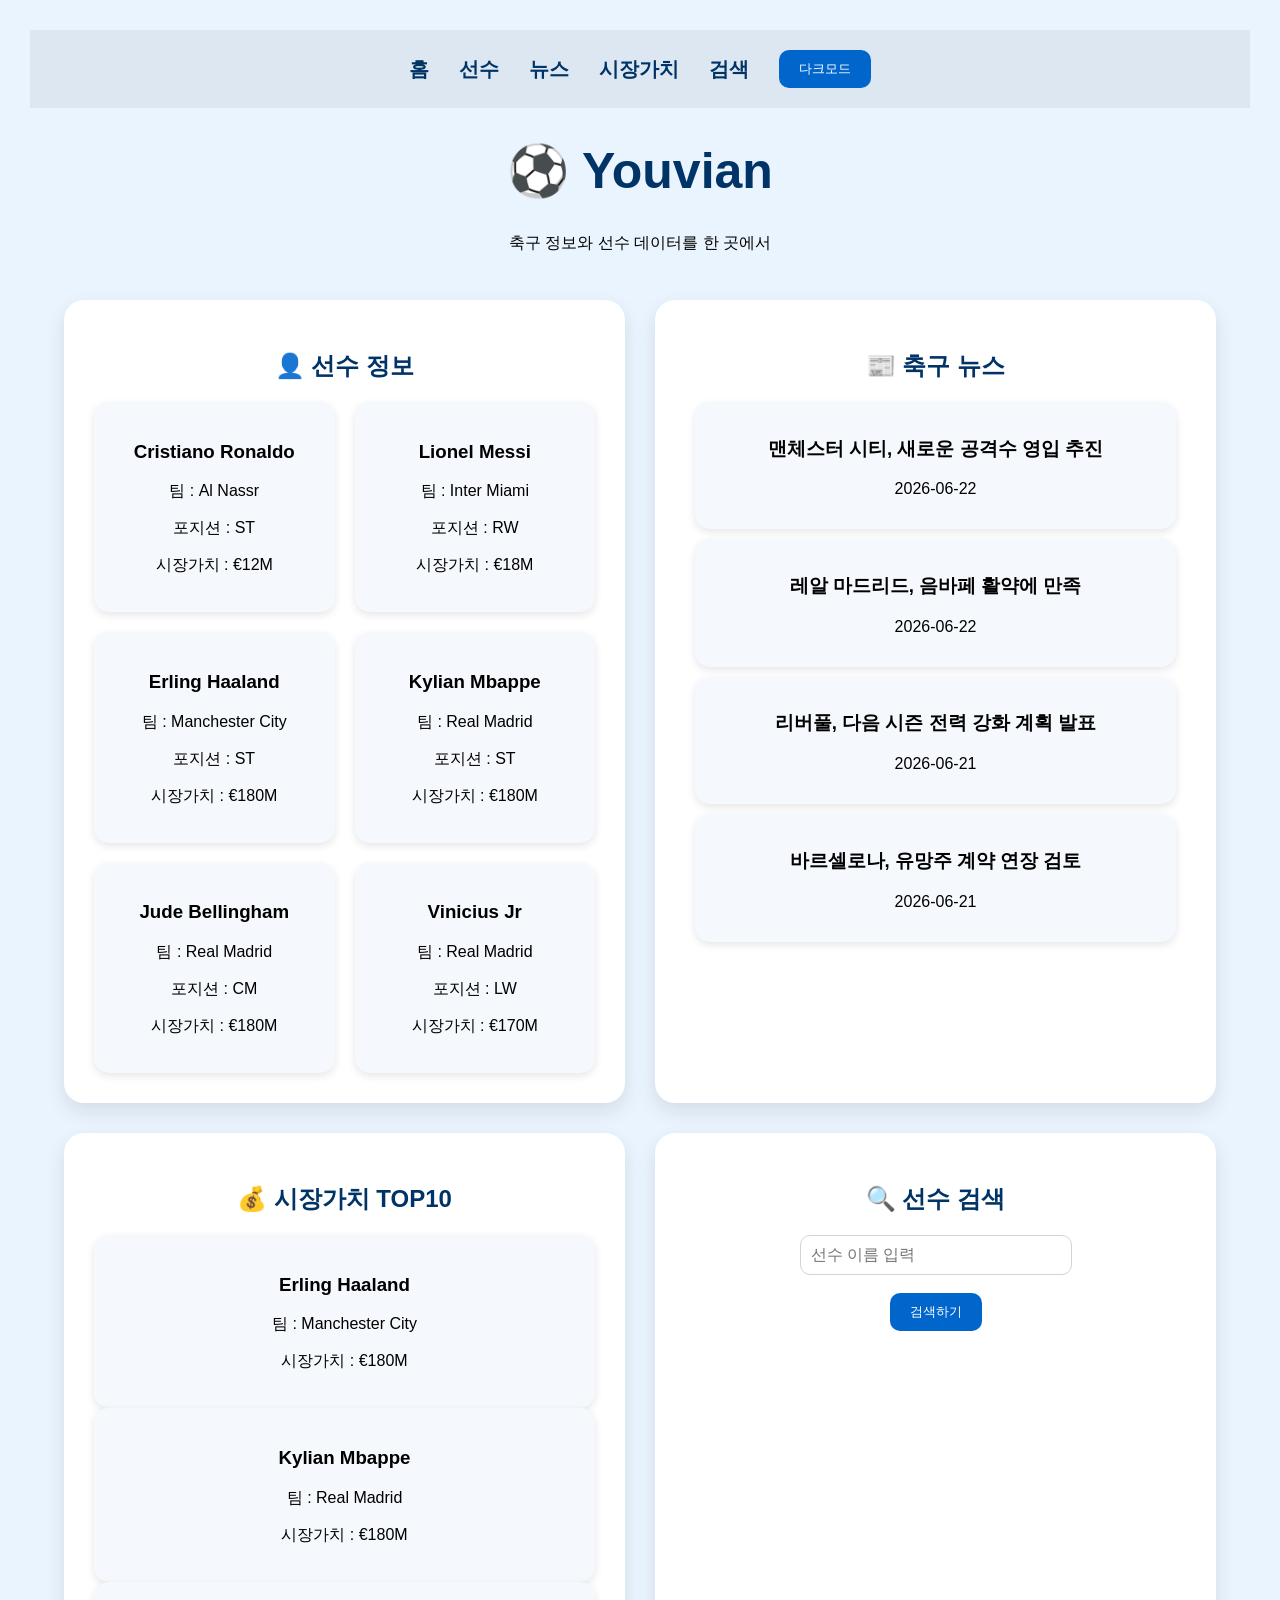
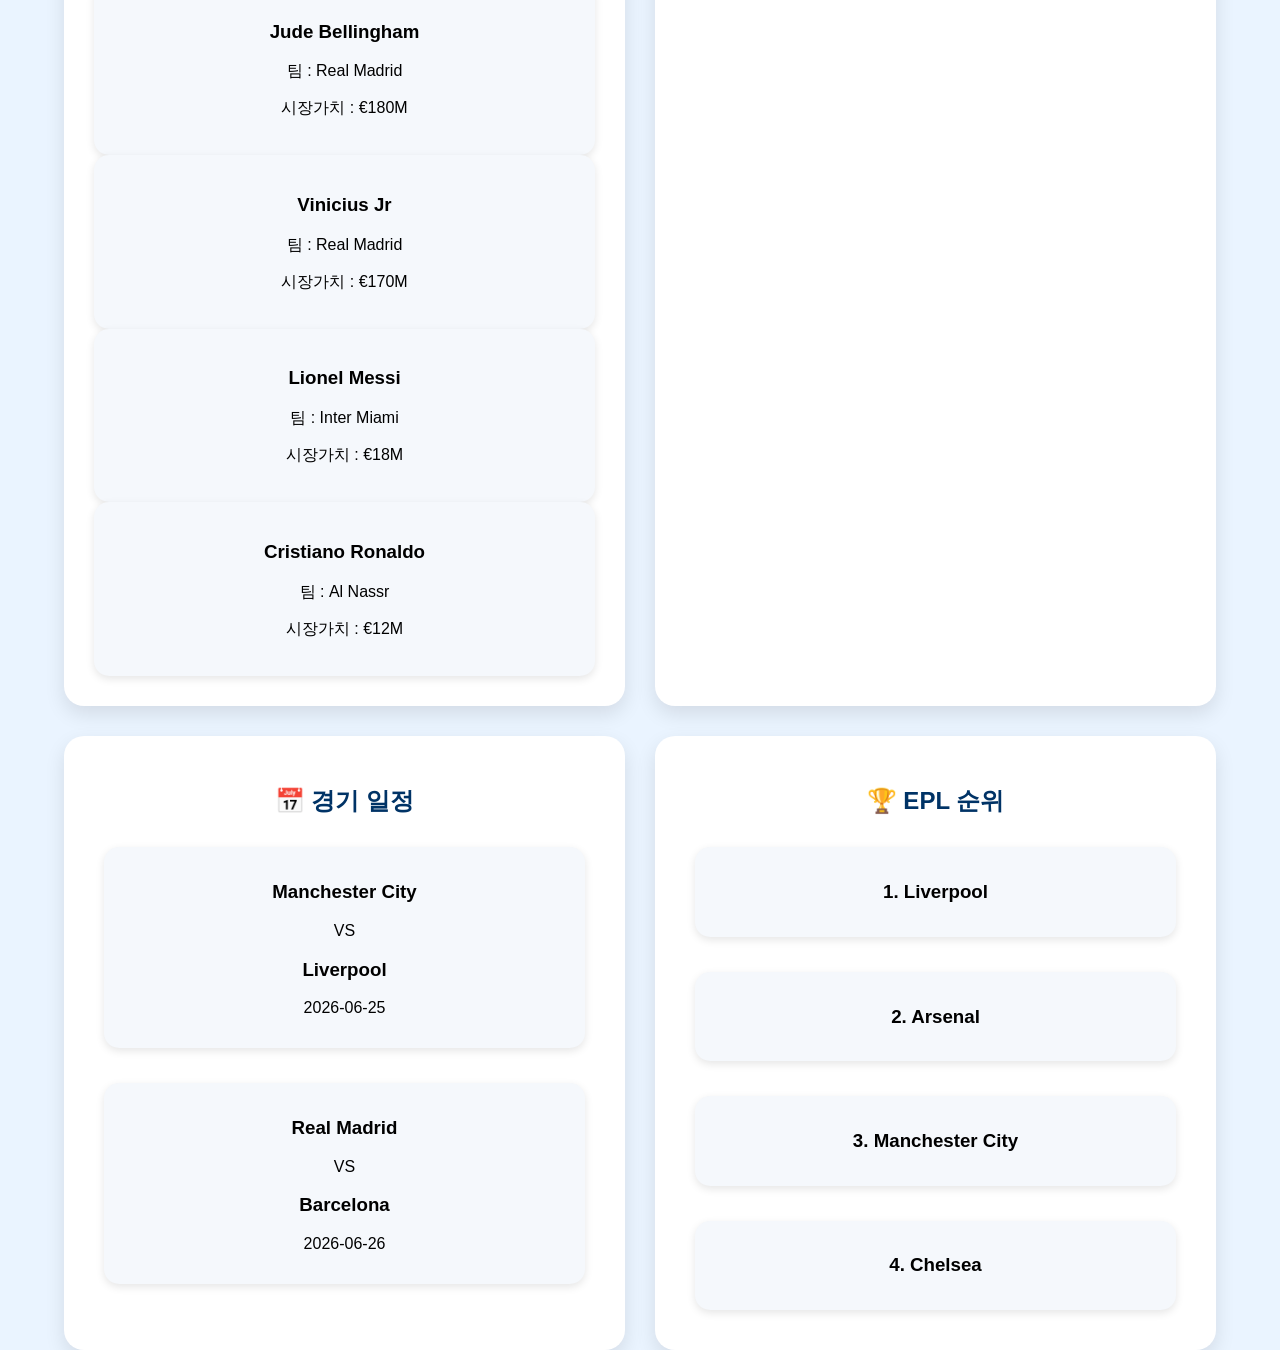
<file: index.html>
<!DOCTYPE html>
<html lang="ko">
<head>

<meta charset="UTF-8">
<meta name="viewport" content="width=device-width, initial-scale=1.0">

<title>Youvian</title>

<link rel="stylesheet" href="style.css">

</head>

<body>

<header>

<nav>

<a href="#">홈</a>
<a href="#">선수</a>
<a href="#">뉴스</a>
<a href="#">시장가치</a>
<a href="#">검색</a>

<button id="darkModeBtn">
다크모드
</button>

</nav>

<h1>⚽ Youvian</h1>

<p>축구 정보와 선수 데이터를 한 곳에서</p>

</header>

<div class="container">

<div class="main-grid">

<div class="card">

<h2>👤 선수 정보</h2>

<div id="player-list"></div>

</div>



<div class="card">

<h2>📰 축구 뉴스</h2>

<div id="news-list"></div>

</div>



<div class="card">

<h2>💰 시장가치 TOP10</h2>

<div id="top-value"></div>

</div>



<div class="card">

<h2>🔍 선수 검색</h2>

<input
type="text"
id="searchInput"
placeholder="선수 이름 입력">

<br><br>

<button id="searchBtn">

검색하기

</button>

<div id="searchResult"></div>

</div>



<div class="card">

<h2>📅 경기 일정</h2>

<div id="matches">

준비 중...

</div>

</div>



<div class="card">

<h2>🏆 EPL 순위</h2>

<div id="standings">

준비 중...

</div>

</div>

</div>

</div>

<script src="script.js"></script>

</body>
</html>
</file>
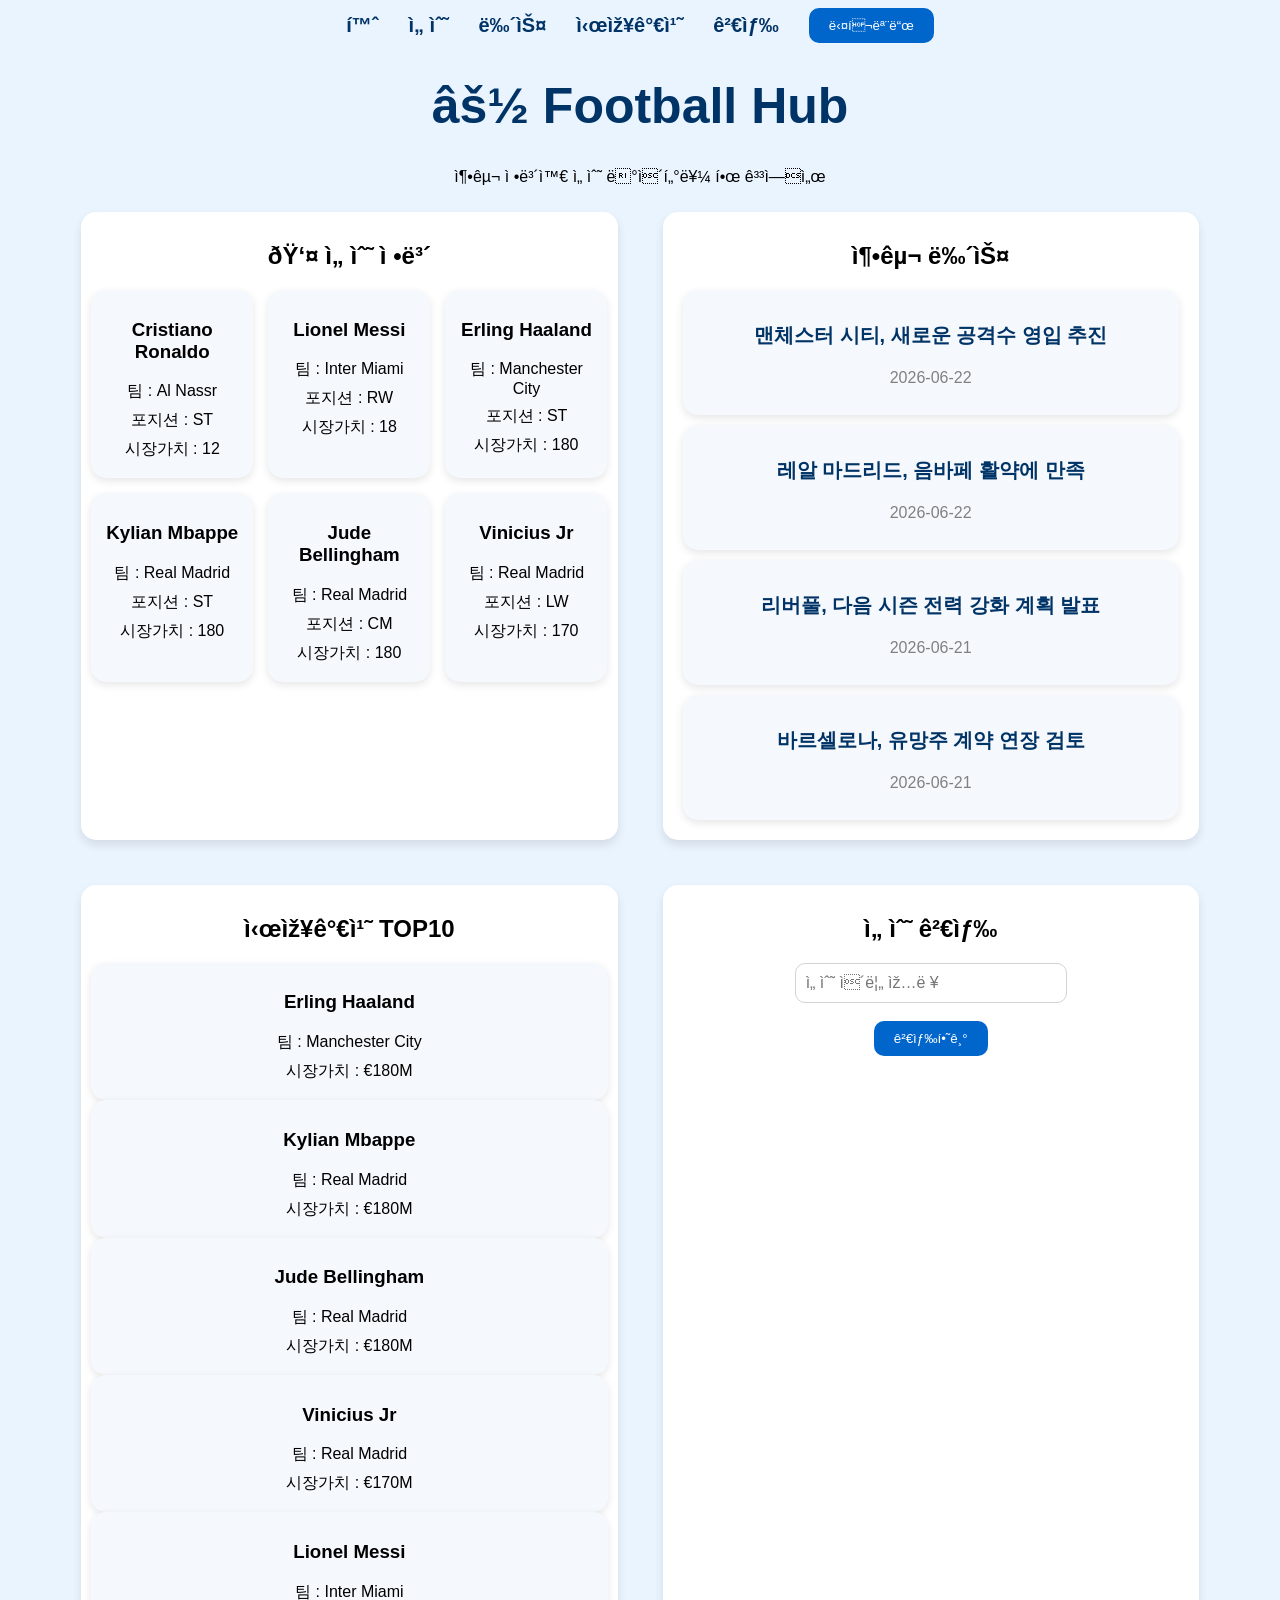
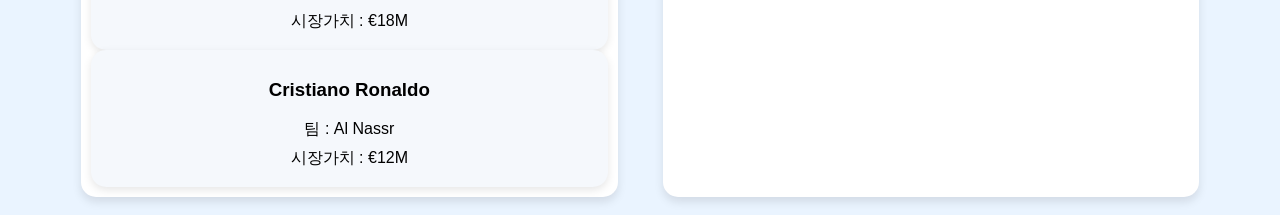
<file: Youvian/기본/index.html>
<!DOCTYPE html>
<html lang="ko">
<head>
    <meta charset=""UTF-8">
    <meta name="viewport" content="width=device-width, initial-scale=1.0">
    <title>Youvian</title>
    <link rel="stylesheet" href="style.css">
</head>
<body>

    <header>
        <nav>
        
        <a href="#">홈</a>
        <a href="#">선수</a>
        <a href="#">뉴스</a>
        <a href="#">시장가치</a>
        <a href="#">검색</a>

        <button id="darkModeBtn">
            다크모드
        </button>

        </nav>
        <h1>⚽ Football Hub</h1>
        <p>축구 정보와 선수 데이터를 한 곳에서</p>
    </header>

    <div class="container">

    
        <div class="card">
            <h2>👤 선수 정보</h2>

            <div id="player-list">

            </div>
            
        </div>

        <div class="card">
            <h2>축구 뉴스</h2>
            
            <div id="news-list">

            </div>

        </div>

        <div class="card">
            
        <h2>시장가치 TOP10</h2>

        <div id="top-value">

        </div>
           
        </div>

        <div class="card">
            <h2>선수 검색</h2>

            <input
            type="text"
            id="searchInput"
            placeholder="선수 이름 입력">

            <br><br>

            <button id="searchBtn">
                검색하기
            </button>

            <div id="searchResult"></div>
    
        </div>

    </div>

<script src="script.js"></script>
</body>
</html>
</file>
<file: style.css>
body{
background:#eaf4ff;
font-family:Arial,sans-serif;
margin:0;
text-align:center;
}

header{
padding:30px;
}

h1{
font-size:50px;
color:#003366;
}

nav{
display:flex;
justify-content:center;
align-items:center;
gap:30px;
background:#dce7f2;
padding:20px;
position:sticky;
top:0;
z-index:100;
}

nav a{
text-decoration:none;
color:#003366;
font-size:20px;
font-weight:bold;
}

nav a:hover{
color:#0066cc;
}

.container{
width:90%;
max-width:1400px;
margin:auto;
}

.main-grid{
display:grid;
grid-template-columns:repeat(2,1fr);
gap:30px;
}

.card{
background:white;
padding:30px;
border-radius:20px;
box-shadow:0 8px 20px rgba(0,0,0,0.1);
transition:0.3s;
min-height:300px;
}

.card:hover{
transform:translateY(-8px);
box-shadow:0 15px 35px rgba(0,0,0,0.15);
}

.card h2{
color:#003366;
}

button{
padding:10px 20px;
border:none;
background:#0066cc;
color:white;
border-radius:10px;
cursor:pointer;
transition:0.3s;
}

button:hover{
background:#004b99;
}

input{
width:250px;
padding:10px;
border-radius:10px;
border:1px solid lightgray;
font-size:16px;
}

#player-list{
display:grid;
grid-template-columns:repeat(2,1fr);
gap:20px;
}

.player-card{
background:#f5f8fc;
padding:20px;
border-radius:15px;
box-shadow:0 3px 8px rgba(0,0,0,0.1);
transition:0.3s;
}

.player-card:hover{
background:white;
transform:translateY(-5px);
}

.news-card{
background:#f5f8fc;
margin:10px;
padding:15px;
border-radius:15px;
box-shadow:0 3px 8px rgba(0,0,0,0.1);
}

.dark-mode{
background:#1b1b1b;
color:white;
}

.dark-mode .card{
background:#2b2b2b;
}

.dark-mode .player-card{
background:#333;
}

.dark-mode .news-card{
background:#333;
}

.dark-mode h1{
color:white;
}

#matches,
#standings{
display:flex;
flex-direction:column;
gap:15px;
}

@media(max-width:768px){

nav{
flex-direction:column;
gap:15px;
}

.main-grid{
grid-template-columns:1fr;
}

#player-list{
grid-template-columns:1fr;
}

input{
width:80%;
}

}
</file>
<file: Youvian/기본/style.css>
body {
    background-color:#eaf4ff;
    font-family:Arial, sans-serif;
    text-align: center;
}

h1{
    font-size:50px;
    color:#003366;
}

.container{

    width:90%;

    margin:auto;

    display:grid;

    grid-template-columns:1fr 1fr;

    gap:25px;

}

.card{
    background:white;
    margin:10px;
    padding:10px;
    border-radius:15px;
    box-shadow:0 5px 10px rgba(0,0,0,0.1);

    transition:0.3s;
}

.card:hover{
    
    transform:translateY(-8px);

    box-shadow:0 8px 20px rgba(0,0,0,0.15);

}

button{
    padding:10px 20px;
    border:none;
    background:#0066cc;
    color:white;
    border-radius:10px;
    cursor:pointer;

    transition:0.3s;
}

button:hover{
    background:#004b99;
}

.player-card{
    background:#f5f8fc;

    padding:10px;

    border-radius:15px;

    box-shadow:0 3px 8px rgba(0,0,0,0.1);

    transition:0.3s;
}

.player-card:hover{

    transform:translateY(-5px);
}

.player-card p{
    margin:8px 0;
}

input{
    width:250px;
    padding:10px;
    border-radius:10px;
    border:1px solid lightgray;

    font-size:16px;
}

#searchResult{

    margin-top:20px;

}

.news-card{

background:#f5f8fc;

margin:10px;

padding:12px;

border-radius:15px;

box-shadow:0 3px 8px rgba(0,0,0,0.1);

transition:0.3s;

}

.news-card:hover{

transform:translateY(-3px);

}

.news-card h3{

color:#003366;

font-size:20px;

}

.news-card p{

color:gray;

}

nav{

display:flex;

justify-content:center;

align-items:center;

gap:30px;

margin-bottom:30px;

}

nav a{

text-decoration:none;

font-size:20px;

font-weight:bold;

color:#003366;

}

nav a:hover{

color:#0066cc;

}

.dark-mode{

background:#1b1b1b;

color:white;

}

.dark-mode .card{

background:#2b2b2b;

}

.dark-mode .player-card{

background:#333;

}

.dark-mode .news-card{

background:#333;

}

.dark-mode h1{

color:white;

}

@media(max-width:768px){

.container{

width:95%;

}

nav{

flex-direction:column;

gap:15px;

}

input{

width:80%;

}

}

#player-list{

    display:grid;

    grid-template-columns:repeat(3,1fr);

    gap:15px;
}

@media(max-width:768px){

.container{

grid-template-columns:1fr;

}

#player-list{

grid-template-columns:1fr;

}

}
</file>
